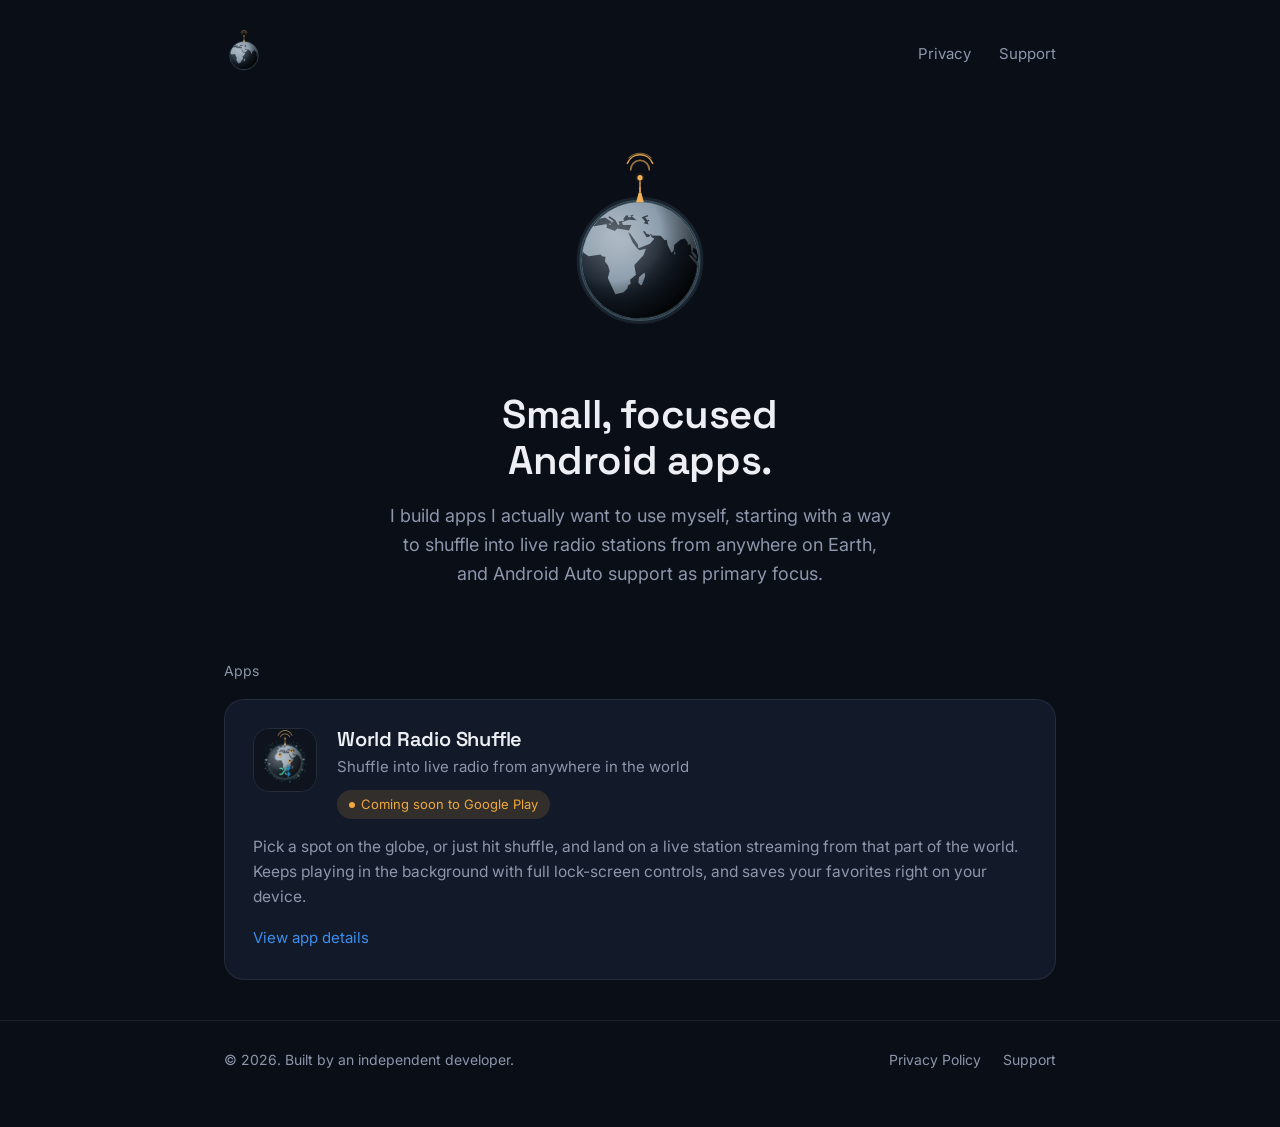
<file: index.html>
<!doctype html>
<html lang="en">
<head>
<meta charset="utf-8">
<meta name="viewport" content="width=device-width, initial-scale=1">
<title>Apps by an independent developer</title>
<meta name="description" content="Small, focused Android apps, starting with World Radio Shuffle: a way to shuffle into live radio from anywhere in the world.">
<link rel="icon" type="image/png" href="assets/favicon-32.png">
<link rel="apple-touch-icon" href="assets/apple-touch-icon.png">
<link rel="preconnect" href="https://fonts.googleapis.com">
<link rel="preconnect" href="https://fonts.gstatic.com" crossorigin>
<link href="https://fonts.googleapis.com/css2?family=Space+Grotesk:wght@500;600;700&family=Inter:wght@400;500;600&display=swap" rel="stylesheet">
<link rel="stylesheet" href="assets/style.css">
</head>
<body>

<header class="site-nav">
  <div class="wrap-wide">
    <a class="brand-mark" href="index.html" aria-label="Home">
      <img src="assets/globe-logo.svg" alt="">
    </a>
    <nav class="nav-links">
      <a href="privacy-policy.html">Privacy</a>
      <a href="support.html">Support</a>
    </nav>
  </div>
</header>

<main>
  <section class="hero wrap">
    <div class="hero-logo">
      <img src="assets/globe-logo.svg" alt="Animated globe logo with a radio tower and a shuffle icon">
    </div>
    <h1>Small, focused Android apps.</h1>
    <p class="lede">I build apps I actually want to use myself, starting with a way to shuffle into live radio stations from anywhere on Earth, and Android Auto support as primary focus.</p>
  </section>

  <section class="wrap-wide">
    <p class="section-label">Apps</p>
    <a class="app-card" href="world-radio-shuffle.html">
      <div class="app-card-top">
        <div class="app-icon">
          <picture>
            <source srcset="assets/app-icon-256.webp" type="image/webp">
            <img src="assets/app-icon-256.png" alt="" width="256" height="256">
          </picture>
        </div>
        <div>
          <h3>World Radio Shuffle</h3>
          <p class="app-tagline">Shuffle into live radio from anywhere in the world</p>
          <span class="badge">Coming soon to Google Play</span>
        </div>
      </div>
      <p class="app-desc">Pick a spot on the globe, or just hit shuffle, and land on a live station streaming from that part of the world. Keeps playing in the background with full lock-screen controls, and saves your favorites right on your device.</p>
      <span class="view-link">View app details</span>
    </a>
  </section>
</main>

<footer>
  <div class="wrap-wide">
    <span>&copy; 2026. Built by an independent developer.</span>
    <nav>
      <a href="privacy-policy.html">Privacy Policy</a>
      <a href="support.html">Support</a>
    </nav>
  </div>
</footer>

</body>
</html>
</file>
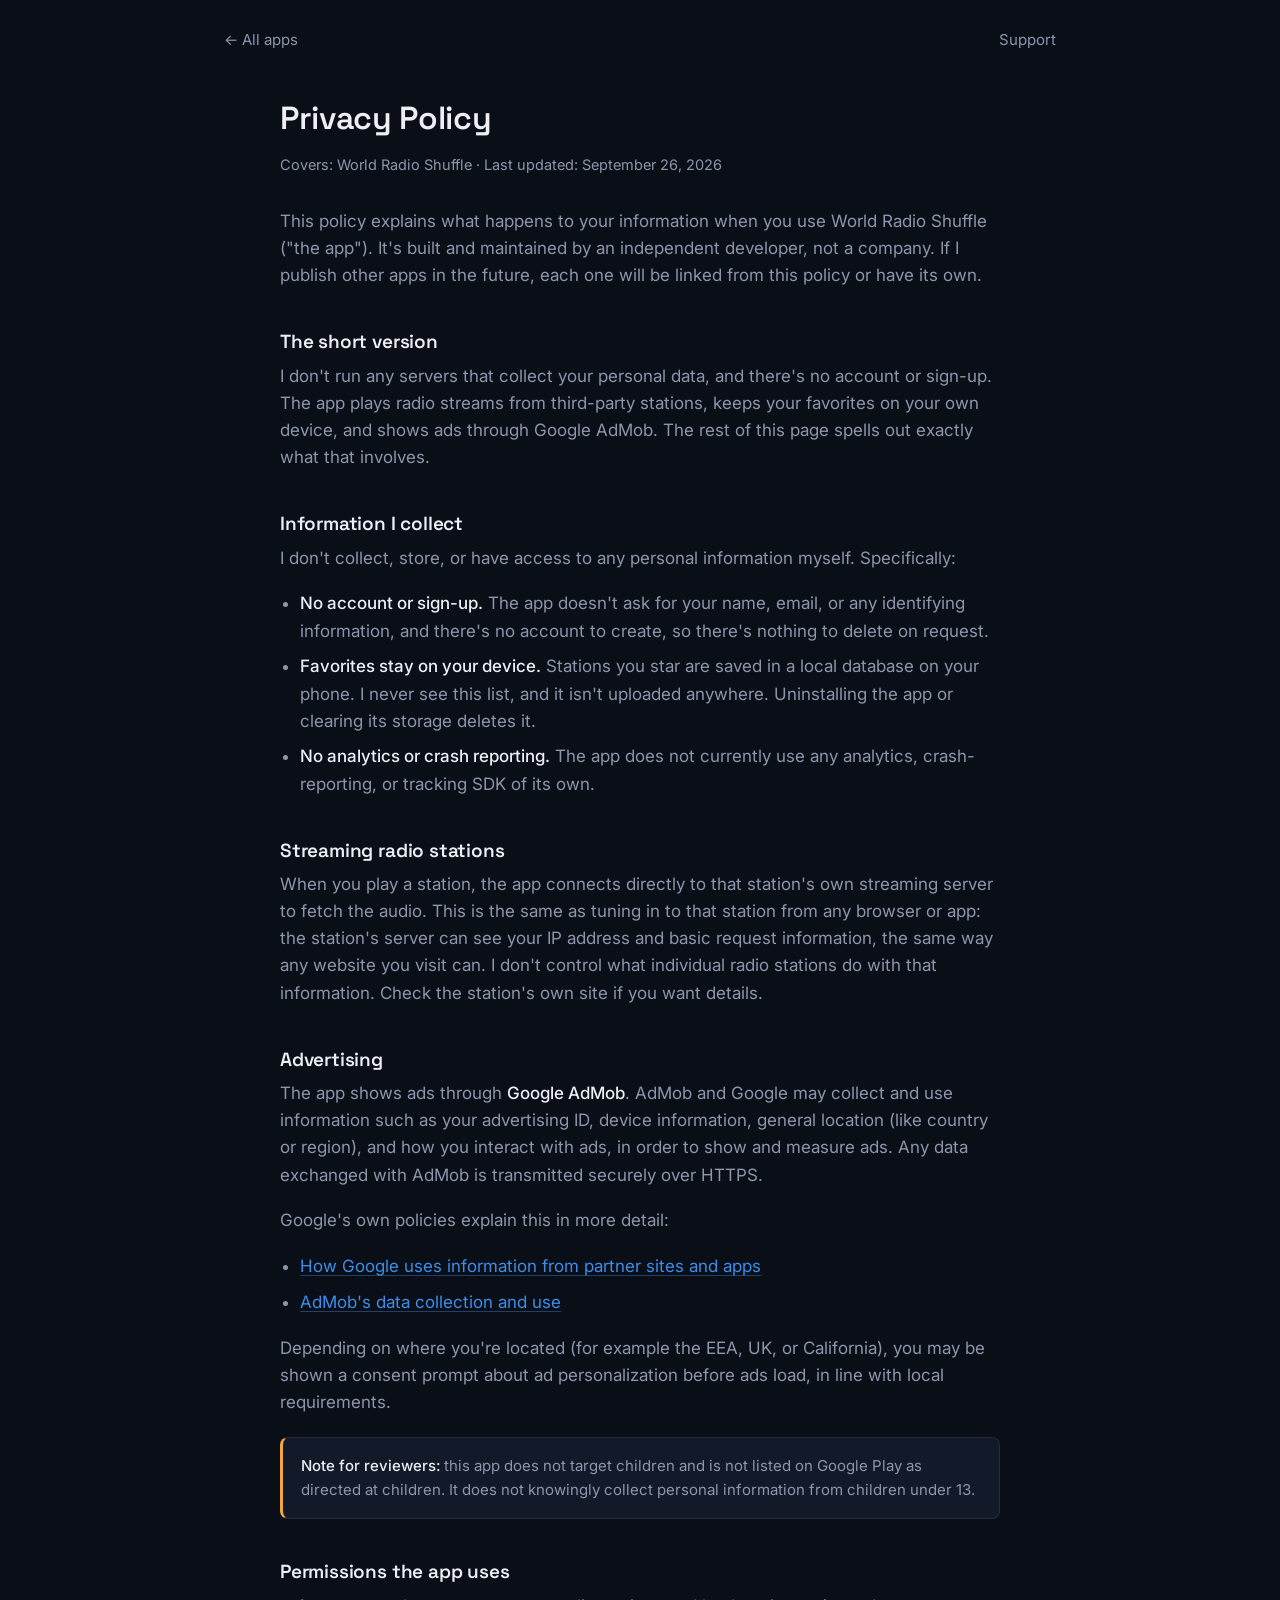
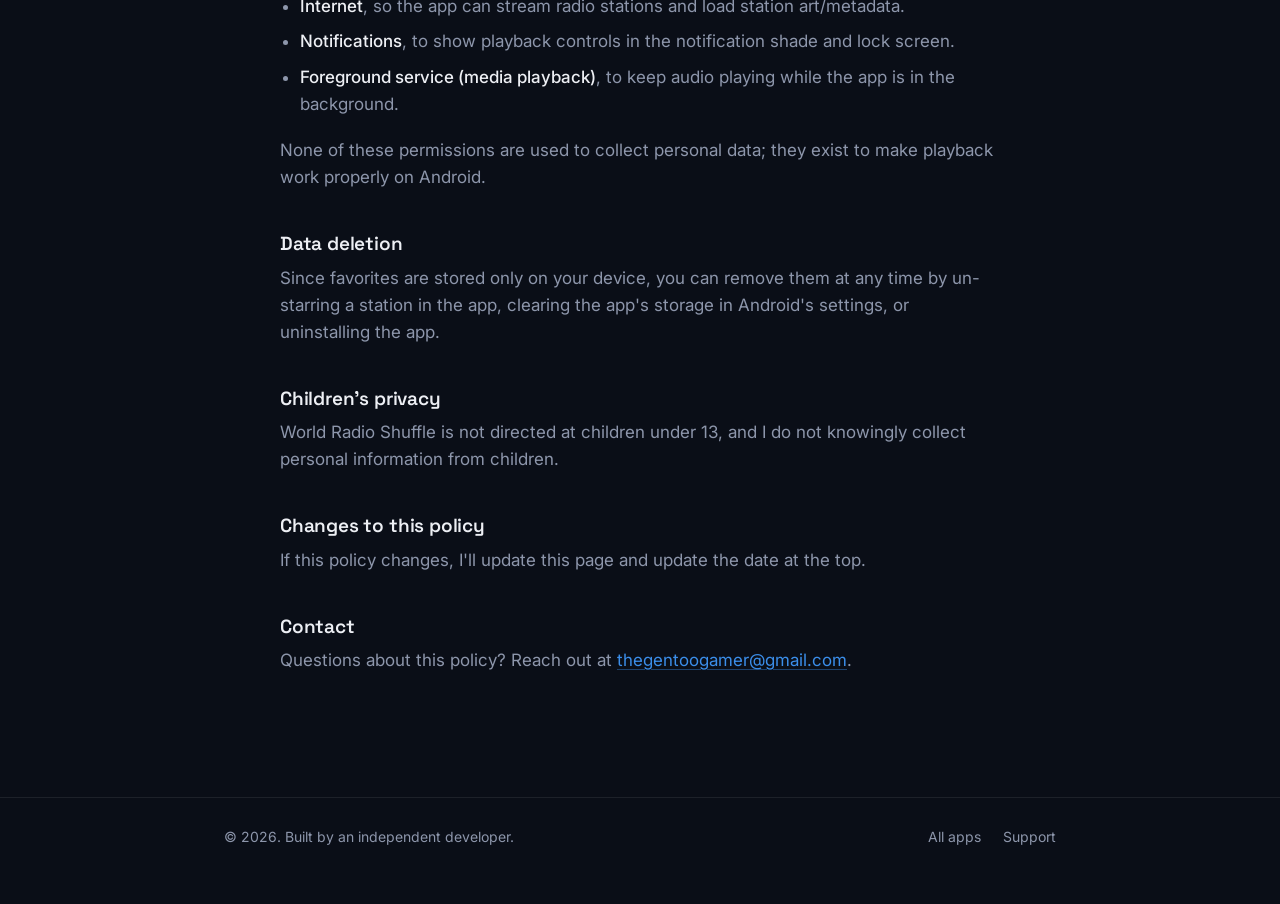
<file: privacy-policy.html>
<!doctype html>
<html lang="en">
<head>
<meta charset="utf-8">
<meta name="viewport" content="width=device-width, initial-scale=1">
<title>World Radio Shuffle Privacy Policy</title>
<meta name="description" content="Privacy policy for World Radio Shuffle.">
<link rel="icon" type="image/png" href="assets/favicon-32.png">
<link rel="apple-touch-icon" href="assets/apple-touch-icon.png">
<link rel="preconnect" href="https://fonts.googleapis.com">
<link rel="preconnect" href="https://fonts.gstatic.com" crossorigin>
<link href="https://fonts.googleapis.com/css2?family=Space+Grotesk:wght@500;600;700&family=Inter:wght@400;500;600&display=swap" rel="stylesheet">
<link rel="stylesheet" href="assets/style.css">
</head>
<body>

<header class="site-nav">
  <div class="wrap-wide">
    <a class="nav-back" href="index.html">&larr; All apps</a>
    <nav class="nav-links">
      <a href="support.html">Support</a>
    </nav>
  </div>
</header>

<main>
  <section class="doc-hero wrap">
    <h1>Privacy Policy</h1>
    <p class="doc-updated">Covers: World Radio Shuffle &middot; Last updated: <!-- TODO: set launch date --> September 26, 2026</p>
  </section>

  <section class="doc wrap">
    <p>This policy explains what happens to your information when you use World Radio Shuffle ("the app"). It's built and maintained by an independent developer, not a company. If I publish other apps in the future, each one will be linked from this policy or have its own.</p>

    <h2>The short version</h2>
    <p>I don't run any servers that collect your personal data, and there's no account or sign-up. The app plays radio streams from third-party stations, keeps your favorites on your own device, and shows ads through Google AdMob. The rest of this page spells out exactly what that involves.</p>

    <h2>Information I collect</h2>
    <p>I don't collect, store, or have access to any personal information myself. Specifically:</p>
    <ul>
      <li><strong>No account or sign-up.</strong> The app doesn't ask for your name, email, or any identifying information, and there's no account to create, so there's nothing to delete on request.</li>
      <li><strong>Favorites stay on your device.</strong> Stations you star are saved in a local database on your phone. I never see this list, and it isn't uploaded anywhere. Uninstalling the app or clearing its storage deletes it.</li>
      <li><strong>No analytics or crash reporting.</strong> The app does not currently use any analytics, crash-reporting, or tracking SDK of its own.</li>
    </ul>

    <h2>Streaming radio stations</h2>
    <p>When you play a station, the app connects directly to that station's own streaming server to fetch the audio. This is the same as tuning in to that station from any browser or app: the station's server can see your IP address and basic request information, the same way any website you visit can. I don't control what individual radio stations do with that information. Check the station's own site if you want details.</p>

    <h2>Advertising</h2>
    <p>The app shows ads through <strong>Google AdMob</strong>. AdMob and Google may collect and use information such as your advertising ID, device information, general location (like country or region), and how you interact with ads, in order to show and measure ads. Any data exchanged with AdMob is transmitted securely over HTTPS.</p>
    <p>Google's own policies explain this in more detail:</p>
    <ul>
      <li><a href="https://policies.google.com/technologies/partner-sites" target="_blank" rel="noopener">How Google uses information from partner sites and apps</a></li>
      <li><a href="https://support.google.com/admob/answer/6128543" target="_blank" rel="noopener">AdMob's data collection and use</a></li>
    </ul>
    <p>Depending on where you're located (for example the EEA, UK, or California), you may be shown a consent prompt about ad personalization before ads load, in line with local requirements.</p>

    <div class="callout">
      <strong>Note for reviewers:</strong> this app does not target children and is not listed on Google Play as directed at children. It does not knowingly collect personal information from children under 13.
    </div>

    <h2>Permissions the app uses</h2>
    <ul>
      <li><strong>Internet</strong>, so the app can stream radio stations and load station art/metadata.</li>
      <li><strong>Notifications</strong>, to show playback controls in the notification shade and lock screen.</li>
      <li><strong>Foreground service (media playback)</strong>, to keep audio playing while the app is in the background.</li>
    </ul>
    <p>None of these permissions are used to collect personal data; they exist to make playback work properly on Android.</p>

    <h2>Data deletion</h2>
    <p>Since favorites are stored only on your device, you can remove them at any time by un-starring a station in the app, clearing the app's storage in Android's settings, or uninstalling the app.</p>

    <h2>Children's privacy</h2>
    <p>World Radio Shuffle is not directed at children under 13, and I do not knowingly collect personal information from children.</p>

    <h2>Changes to this policy</h2>
    <p>If this policy changes, I'll update this page and update the date at the top.</p>

    <h2>Contact</h2>
    <p>Questions about this policy? Reach out at <a href="thegentoogamer@gmail.com">thegentoogamer@gmail.com</a>.</p>
  </section>
</main>

<footer>
  <div class="wrap-wide">
    <span>&copy; 2026. Built by an independent developer.</span>
    <nav>
      <a href="index.html">All apps</a>
      <a href="support.html">Support</a>
    </nav>
  </div>
</footer>

</body>
</html>
</file>
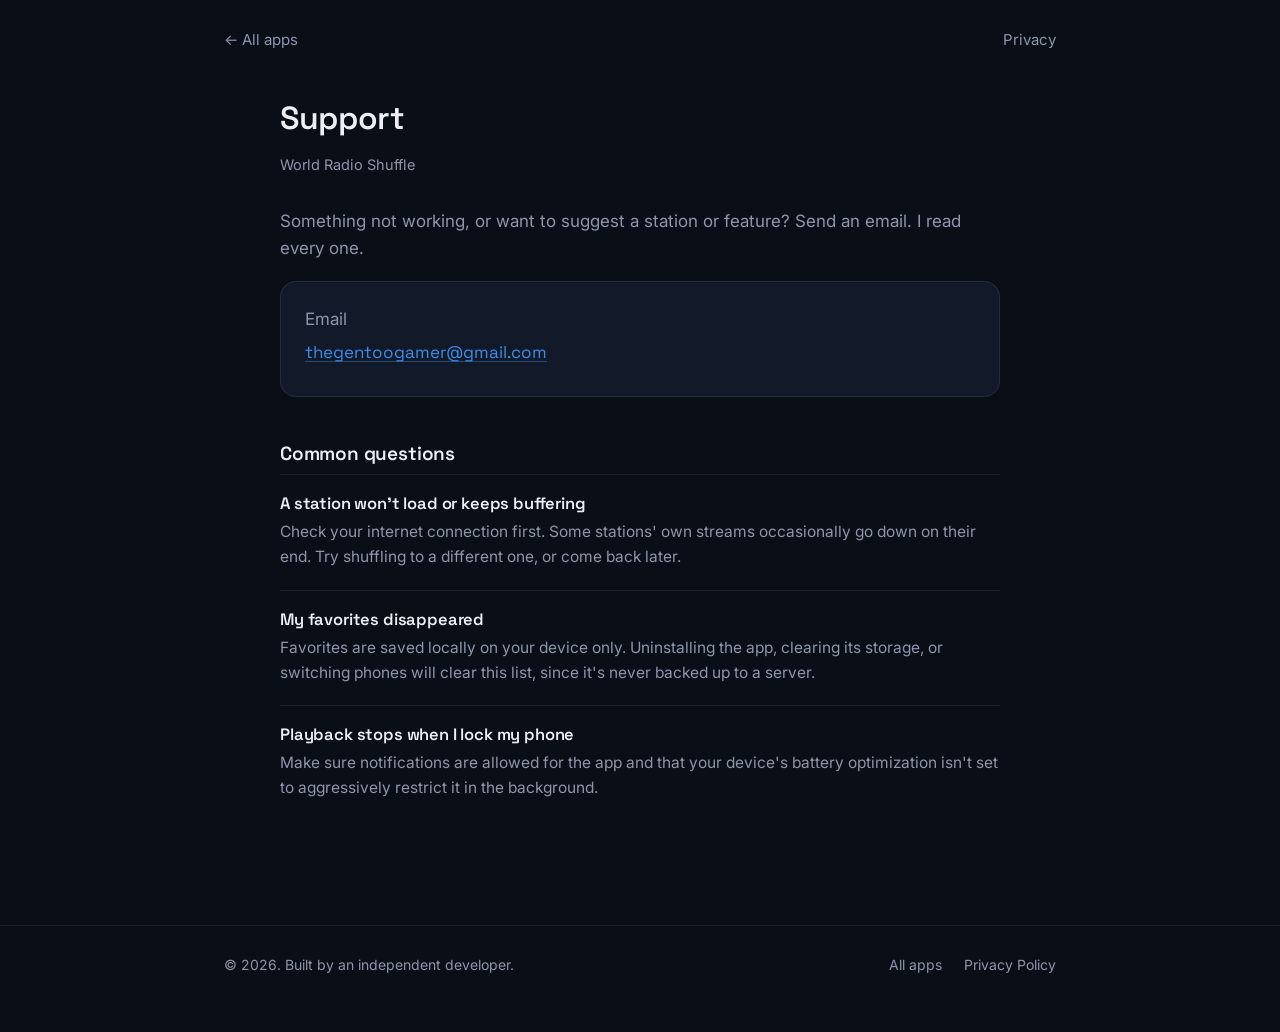
<file: support.html>
<!doctype html>
<html lang="en">
<head>
<meta charset="utf-8">
<meta name="viewport" content="width=device-width, initial-scale=1">
<title>World Radio Shuffle Support</title>
<meta name="description" content="Get help with World Radio Shuffle.">
<link rel="icon" type="image/png" href="assets/favicon-32.png">
<link rel="apple-touch-icon" href="assets/apple-touch-icon.png">
<link rel="preconnect" href="https://fonts.googleapis.com">
<link rel="preconnect" href="https://fonts.gstatic.com" crossorigin>
<link href="https://fonts.googleapis.com/css2?family=Space+Grotesk:wght@500;600;700&family=Inter:wght@400;500;600&display=swap" rel="stylesheet">
<link rel="stylesheet" href="assets/style.css">
</head>
<body>

<header class="site-nav">
  <div class="wrap-wide">
    <a class="nav-back" href="index.html">&larr; All apps</a>
    <nav class="nav-links">
      <a href="privacy-policy.html">Privacy</a>
    </nav>
  </div>
</header>

<main>
  <section class="doc-hero wrap">
    <h1>Support</h1>
    <p class="doc-updated">World Radio Shuffle</p>
  </section>

  <section class="doc wrap">
    <p>Something not working, or want to suggest a station or feature? Send an email. I read every one.</p>

    <div class="contact-card">
      <p>Email</p>
      <p class="email"><a href="mailto:thegentoogamer@gmail.com">thegentoogamer@gmail.com</a></p>
    </div>

    <h2 style="margin-top:2.4em;">Common questions</h2>
    <div class="faq-item">
      <h3>A station won't load or keeps buffering</h3>
      <p>Check your internet connection first. Some stations' own streams occasionally go down on their end. Try shuffling to a different one, or come back later.</p>
    </div>
    <div class="faq-item">
      <h3>My favorites disappeared</h3>
      <p>Favorites are saved locally on your device only. Uninstalling the app, clearing its storage, or switching phones will clear this list, since it's never backed up to a server.</p>
    </div>
    <div class="faq-item">
      <h3>Playback stops when I lock my phone</h3>
      <p>Make sure notifications are allowed for the app and that your device's battery optimization isn't set to aggressively restrict it in the background.</p>
    </div>
  </section>
</main>

<footer>
  <div class="wrap-wide">
    <span>&copy; 2026. Built by an independent developer.</span>
    <nav>
      <a href="index.html">All apps</a>
      <a href="privacy-policy.html">Privacy Policy</a>
    </nav>
  </div>
</footer>

</body>
</html>
</file>
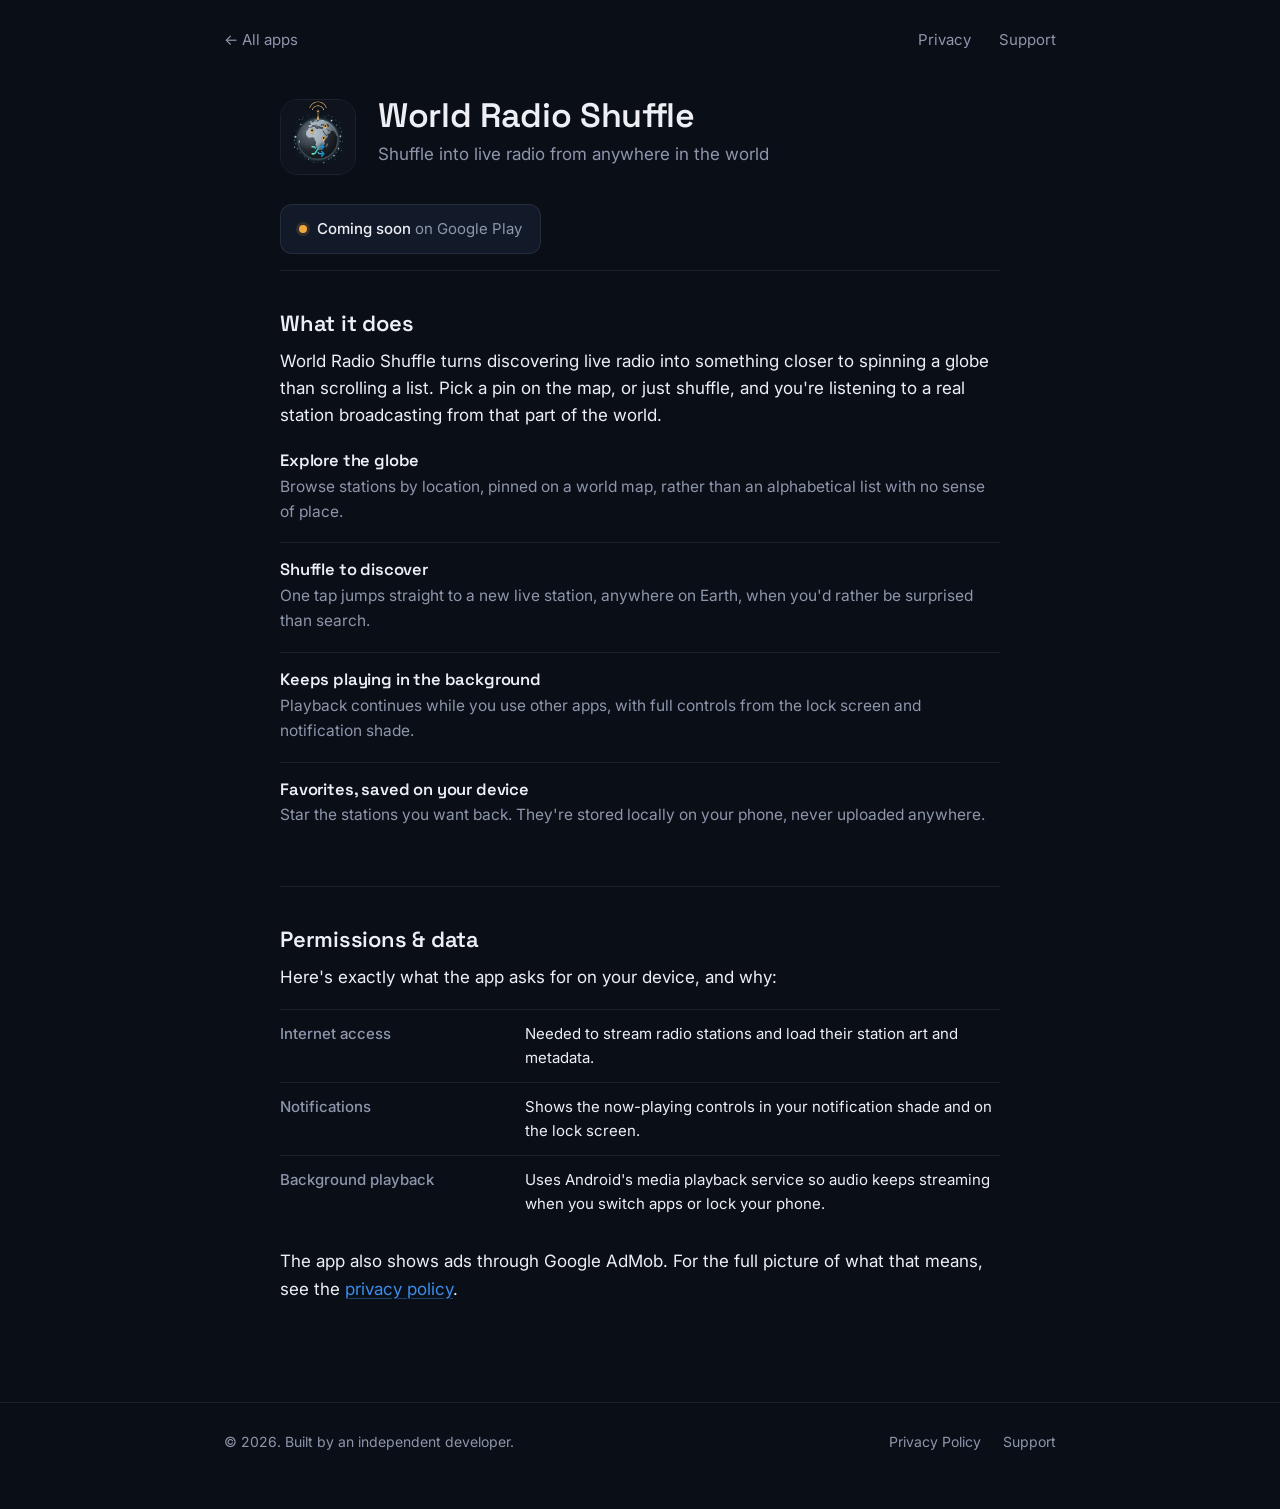
<file: world-radio-shuffle.html>
<!doctype html>
<html lang="en">
<head>
<meta charset="utf-8">
<meta name="viewport" content="width=device-width, initial-scale=1">
<title>World Radio Shuffle</title>
<meta name="description" content="Shuffle into live radio stations from anywhere in the world. Background playback, lock-screen controls, and local favorites.">
<link rel="icon" type="image/png" href="assets/favicon-32.png">
<link rel="apple-touch-icon" href="assets/apple-touch-icon.png">
<link rel="preconnect" href="https://fonts.googleapis.com">
<link rel="preconnect" href="https://fonts.gstatic.com" crossorigin>
<link href="https://fonts.googleapis.com/css2?family=Space+Grotesk:wght@500;600;700&family=Inter:wght@400;500;600&display=swap" rel="stylesheet">
<link rel="stylesheet" href="assets/style.css">
</head>
<body>

<header class="site-nav">
  <div class="wrap-wide">
    <a class="nav-back" href="index.html">&larr; All apps</a>
    <nav class="nav-links">
      <a href="privacy-policy.html">Privacy</a>
      <a href="support.html">Support</a>
    </nav>
  </div>
</header>

<main>
  <section class="app-hero wrap">
    <div class="app-hero-top">
      <div class="app-icon">
        <picture>
          <source srcset="assets/app-icon-256.webp" type="image/webp">
          <img src="assets/app-icon-256.png" alt="" width="256" height="256">
        </picture>
      </div>
      <div>
        <h1>World Radio Shuffle</h1>
        <p class="app-tagline lede">Shuffle into live radio from anywhere in the world</p>
      </div>
    </div>
    <a class="store-cta" href="#" aria-disabled="true" onclick="return false;">
      <span class="dot"></span>
      <span><strong>Coming soon</strong> on Google Play</span>
    </a>
  </section>

  <section class="section wrap">
    <h2>What it does</h2>
    <p>World Radio Shuffle turns discovering live radio into something closer to spinning a globe than scrolling a list. Pick a pin on the map, or just shuffle, and you're listening to a real station broadcasting from that part of the world.</p>

    <div class="feature-row">
      <div>
        <h3>Explore the globe</h3>
        <p>Browse stations by location, pinned on a world map, rather than an alphabetical list with no sense of place.</p>
      </div>
    </div>
    <div class="feature-row">
      <div>
        <h3>Shuffle to discover</h3>
        <p>One tap jumps straight to a new live station, anywhere on Earth, when you'd rather be surprised than search.</p>
      </div>
    </div>
    <div class="feature-row">
      <div>
        <h3>Keeps playing in the background</h3>
        <p>Playback continues while you use other apps, with full controls from the lock screen and notification shade.</p>
      </div>
    </div>
    <div class="feature-row">
      <div>
        <h3>Favorites, saved on your device</h3>
        <p>Star the stations you want back. They're stored locally on your phone, never uploaded anywhere.</p>
      </div>
    </div>
  </section>

  <section class="section wrap">
    <h2>Permissions &amp; data</h2>
    <p>Here's exactly what the app asks for on your device, and why:</p>
    <table class="data-table">
      <tr>
        <th>Internet access</th>
        <td>Needed to stream radio stations and load their station art and metadata.</td>
      </tr>
      <tr>
        <th>Notifications</th>
        <td>Shows the now-playing controls in your notification shade and on the lock screen.</td>
      </tr>
      <tr>
        <th>Background playback</th>
        <td>Uses Android's media playback service so audio keeps streaming when you switch apps or lock your phone.</td>
      </tr>
    </table>
    <p style="margin-top:20px;">The app also shows ads through Google AdMob. For the full picture of what that means, see the <a href="privacy-policy.html">privacy policy</a>.</p>
  </section>
</main>

<footer>
  <div class="wrap-wide">
    <span>&copy; 2026. Built by an independent developer.</span>
    <nav>
      <a href="privacy-policy.html">Privacy Policy</a>
      <a href="support.html">Support</a>
    </nav>
  </div>
</footer>

</body>
</html>
</file>
<file: assets/style.css>
/* =========================================================
   Design tokens
   ========================================================= */
:root {
  --bg: #0a0e17;
  --bg-panel: #121a29;
  --bg-panel-2: #1a2436;
  --border: rgba(255, 255, 255, 0.08);
  --text: #edeff4;
  --text-muted: #8d96ab;
  --amber: #f0a83d;
  --amber-dim: rgba(240, 168, 61, 0.14);
  --teal: #3adda0;
  --blue: #3b8eea;
  --focus: #7db8ff;

  --font-display: "Space Grotesk", "Helvetica Neue", Arial, sans-serif;
  --font-body: "Inter", "Helvetica Neue", Arial, sans-serif;

  --max: 720px;
  --max-wide: 880px;
}

* { box-sizing: border-box; }

html { scroll-behavior: smooth; }

body {
  margin: 0;
  background: var(--bg);
  color: var(--text);
  font-family: var(--font-body);
  font-size: 17px;
  line-height: 1.6;
  -webkit-font-smoothing: antialiased;
}

img, svg { max-width: 100%; display: block; }

a {
  color: var(--blue);
  text-decoration-color: rgba(59, 142, 234, 0.4);
  text-underline-offset: 3px;
}
a:hover { text-decoration-color: var(--blue); }

a:focus-visible,
button:focus-visible {
  outline: 2px solid var(--focus);
  outline-offset: 3px;
  border-radius: 4px;
}

h1, h2, h3 {
  font-family: var(--font-display);
  font-weight: 600;
  line-height: 1.15;
  letter-spacing: -0.01em;
  margin: 0 0 0.5em;
}

p { margin: 0 0 1.1em; color: var(--text); }
p.lede { color: var(--text-muted); }

.wrap {
  max-width: var(--max);
  margin: 0 auto;
  padding: 0 24px;
}
.wrap-wide {
  max-width: var(--max-wide);
  margin: 0 auto;
  padding: 0 24px;
}

/* =========================================================
   Nav
   ========================================================= */
.site-nav {
  padding: 28px 0 0;
}
.site-nav .wrap-wide {
  display: flex;
  align-items: center;
  justify-content: space-between;
}
.brand-mark {
  display: flex;
  align-items: center;
  width: 40px;
}
.brand-mark svg { width: 100%; height: auto; }
.nav-links {
  display: flex;
  gap: 28px;
  font-size: 15px;
}
.nav-links a {
  color: var(--text-muted);
  text-decoration: none;
}
.nav-links a:hover { color: var(--text); }
.nav-back {
  color: var(--text-muted);
  text-decoration: none;
  font-size: 15px;
}
.nav-back:hover { color: var(--text); }

/* =========================================================
   Hero (home)
   ========================================================= */
.hero {
  padding: 64px 0 72px;
  text-align: center;
}
.hero-logo {
  width: 168px;
  margin: 0 auto 28px;
}
.hero-logo svg { width: 100%; height: auto; }
.hero h1 {
  font-size: clamp(28px, 4.4vw, 40px);
  max-width: 15ch;
  margin: 0 auto 18px;
}
.hero p.lede {
  max-width: 46ch;
  margin: 0 auto;
  font-size: 18px;
}

/* =========================================================
   App preset card (home -> apps list)
   ========================================================= */
.section-label {
  font-size: 14px;
  color: var(--text-muted);
  margin: 0 0 16px;
}

.app-card {
  display: block;
  background: var(--bg-panel);
  border: 1px solid var(--border);
  border-radius: 20px;
  padding: 28px;
  text-decoration: none;
  color: var(--text);
  transition: border-color 0.15s ease, transform 0.15s ease;
}
.app-card:hover {
  border-color: rgba(240, 168, 61, 0.35);
  transform: translateY(-1px);
}
.app-card-top {
  display: flex;
  gap: 20px;
  align-items: flex-start;
}
.app-icon {
  width: 64px;
  height: 64px;
  border-radius: 16px;
  flex-shrink: 0;
  overflow: hidden;
  border: 1px solid var(--border);
}
.app-icon img { width: 100%; height: 100%; object-fit: cover; }
.app-card h3 {
  font-size: 20px;
  margin-bottom: 4px;
}
.app-tagline {
  color: var(--text-muted);
  font-size: 15px;
  margin-bottom: 10px;
}
.badge {
  display: inline-flex;
  align-items: center;
  gap: 6px;
  font-size: 13px;
  color: var(--amber);
  background: var(--amber-dim);
  border-radius: 100px;
  padding: 4px 12px;
}
.badge::before {
  content: "";
  width: 6px;
  height: 6px;
  border-radius: 50%;
  background: var(--amber);
}
.app-card p.app-desc {
  margin: 16px 0 0;
  color: var(--text-muted);
  font-size: 15.5px;
}
.app-card .view-link {
  display: inline-block;
  margin-top: 16px;
  font-size: 15px;
  color: var(--blue);
}

footer {
  border-top: 1px solid var(--border);
  margin-top: 40px;
  padding: 28px 0 56px;
}
footer .wrap-wide {
  display: flex;
  flex-wrap: wrap;
  gap: 12px 28px;
  align-items: center;
  justify-content: space-between;
  color: var(--text-muted);
  font-size: 14px;
}
footer nav {
  display: flex;
  gap: 22px;
}
footer a { color: var(--text-muted); text-decoration: none; }
footer a:hover { color: var(--text); }

/* =========================================================
   App detail page
   ========================================================= */
.app-hero {
  padding: 44px 0 8px;
}
.app-hero-top {
  display: flex;
  gap: 22px;
  align-items: center;
  margin-bottom: 22px;
}
.app-hero .app-icon { width: 76px; height: 76px; border-radius: 18px; }
.app-hero h1 { font-size: clamp(26px, 4vw, 34px); margin-bottom: 6px; }
.app-hero .app-tagline { font-size: 17px; }

.store-cta {
  display: inline-flex;
  align-items: center;
  gap: 10px;
  border: 1px solid var(--border);
  background: var(--bg-panel);
  color: var(--text-muted);
  border-radius: 12px;
  padding: 12px 18px;
  font-size: 15px;
  text-decoration: none;
  margin: 4px 0 8px;
  cursor: default;
}
.store-cta strong { color: var(--text); font-weight: 500; }
.store-cta .dot {
  width: 8px; height: 8px; border-radius: 50%;
  background: var(--amber);
  box-shadow: 0 0 0 3px var(--amber-dim);
}

.section {
  padding: 40px 0;
  border-top: 1px solid var(--border);
}
.section h2 { font-size: 22px; }

.feature-row {
  padding: 18px 0;
  border-top: 1px solid var(--border);
}
.feature-row:first-of-type { border-top: none; padding-top: 4px; }
.feature-row h3 {
  font-size: 16.5px;
  margin-bottom: 4px;
}
.feature-row p {
  color: var(--text-muted);
  font-size: 15.5px;
  margin: 0;
}

.data-table {
  width: 100%;
  border-collapse: collapse;
  font-size: 15px;
}
.data-table th, .data-table td {
  text-align: left;
  padding: 12px 0;
  border-top: 1px solid var(--border);
  vertical-align: top;
}
.data-table th {
  color: var(--text-muted);
  font-weight: 500;
  width: 34%;
}
.data-table code {
  font-family: var(--font-display);
  font-size: 13.5px;
  color: var(--amber);
}

/* =========================================================
   Policy / support pages (document layout)
   ========================================================= */
.doc-hero {
  padding: 48px 0 8px;
}
.doc-hero h1 { font-size: clamp(26px, 4vw, 32px); }
.doc-updated {
  color: var(--text-muted);
  font-size: 14.5px;
  margin-bottom: 0;
}
.doc {
  padding: 24px 0 64px;
}
.doc h2 {
  font-size: 19px;
  margin-top: 2.2em;
}
.doc h2:first-child { margin-top: 0; }
.doc ul { padding-left: 1.2em; color: var(--text); margin: 0 0 1.1em; }
.doc li { margin-bottom: 0.5em; }
.doc p, .doc li { color: var(--text-muted); }
.doc strong { color: var(--text); font-weight: 500; }

.callout {
  background: var(--bg-panel);
  border: 1px solid var(--border);
  border-left: 3px solid var(--amber);
  border-radius: 8px;
  padding: 16px 18px;
  font-size: 15px;
  color: var(--text-muted);
  margin: 1.4em 0;
}

/* =========================================================
   Support / FAQ
   ========================================================= */
.faq-item { padding: 20px 0; border-top: 1px solid var(--border); }
.faq-item:first-of-type { border-top: none; }
.faq-item h3 { font-size: 16.5px; margin-bottom: 6px; }
.faq-item p { color: var(--text-muted); margin: 0; font-size: 15.5px; }

.contact-card {
  background: var(--bg-panel);
  border: 1px solid var(--border);
  border-radius: 16px;
  padding: 24px;
  margin-top: 8px;
}
.contact-card p { margin-bottom: 6px; }
.contact-card .email {
  font-family: var(--font-display);
  font-size: 17px;
}

@media (prefers-reduced-motion: reduce) {
  * { animation-duration: 0.001ms !important; animation-iteration-count: 1 !important; transition-duration: 0.001ms !important; }
}

@media (max-width: 560px) {
  body { font-size: 16px; }
  .app-hero-top { align-items: flex-start; }
}
</file>
